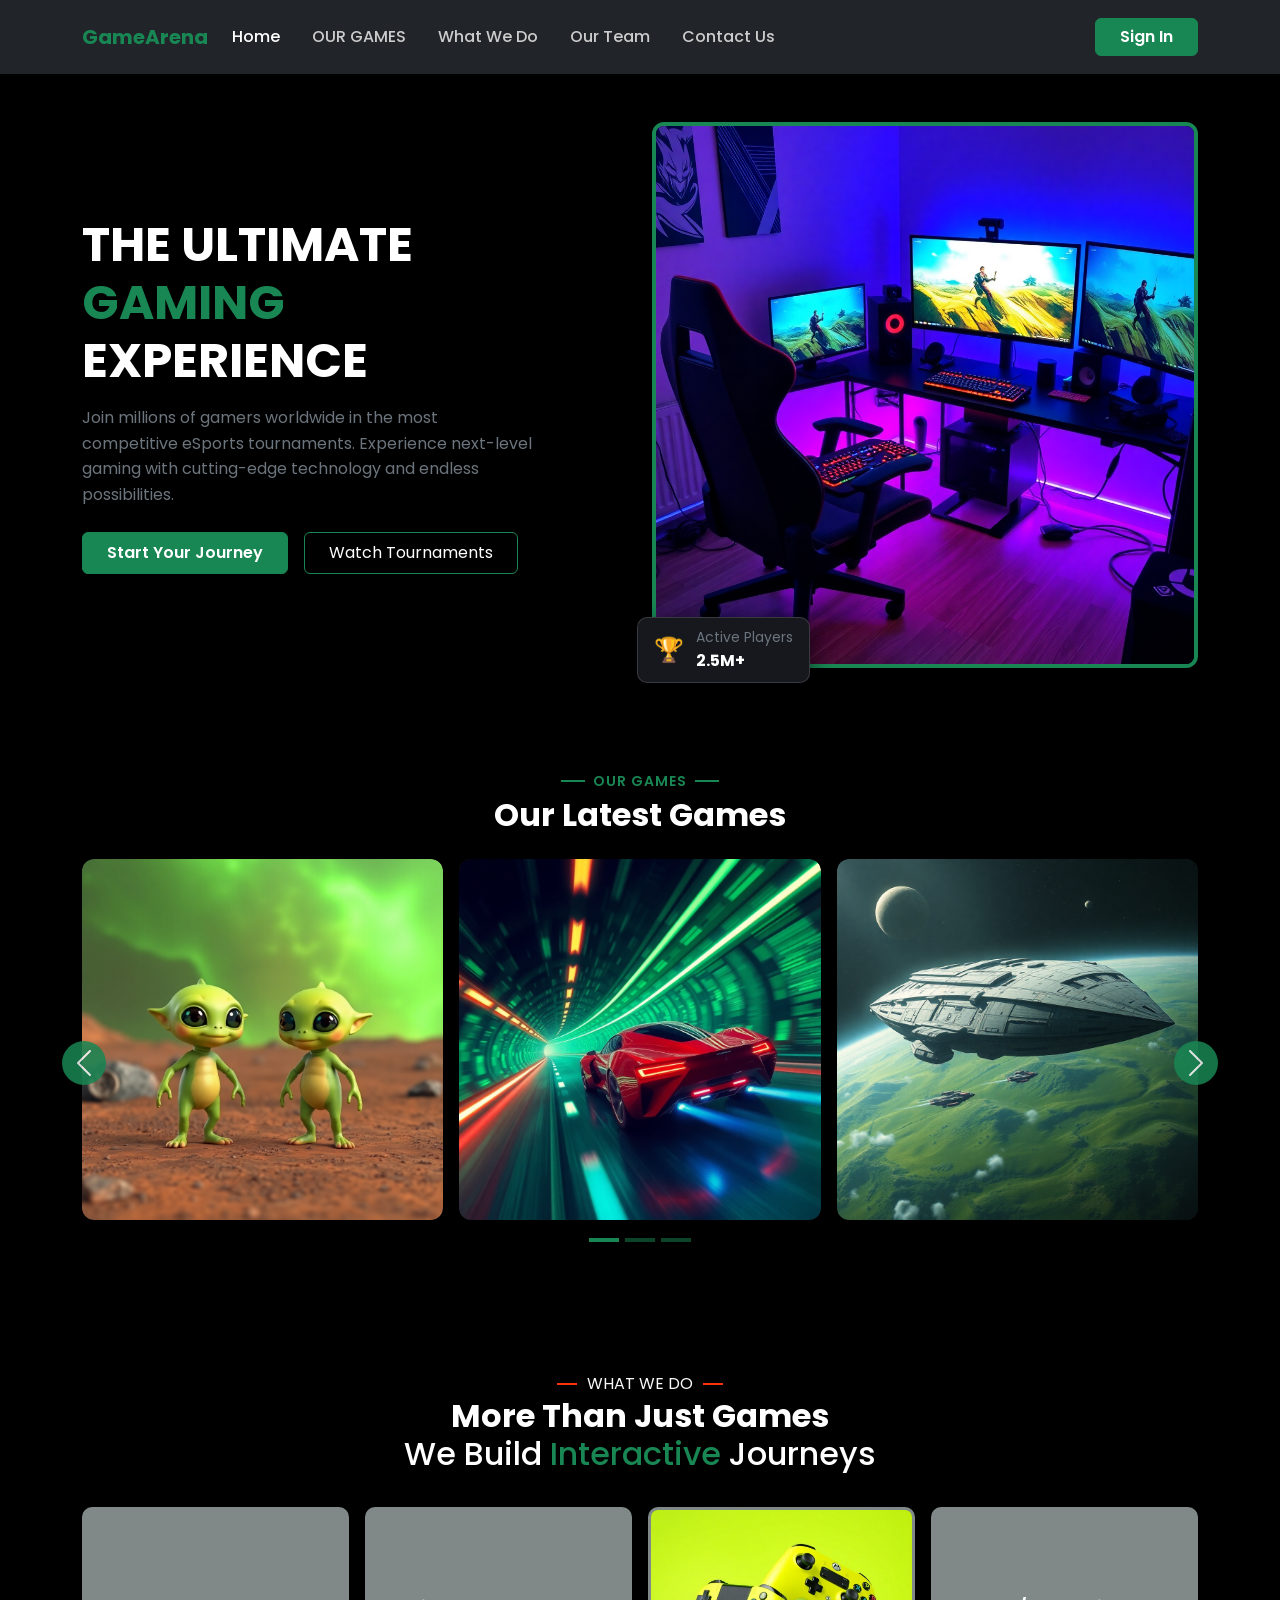
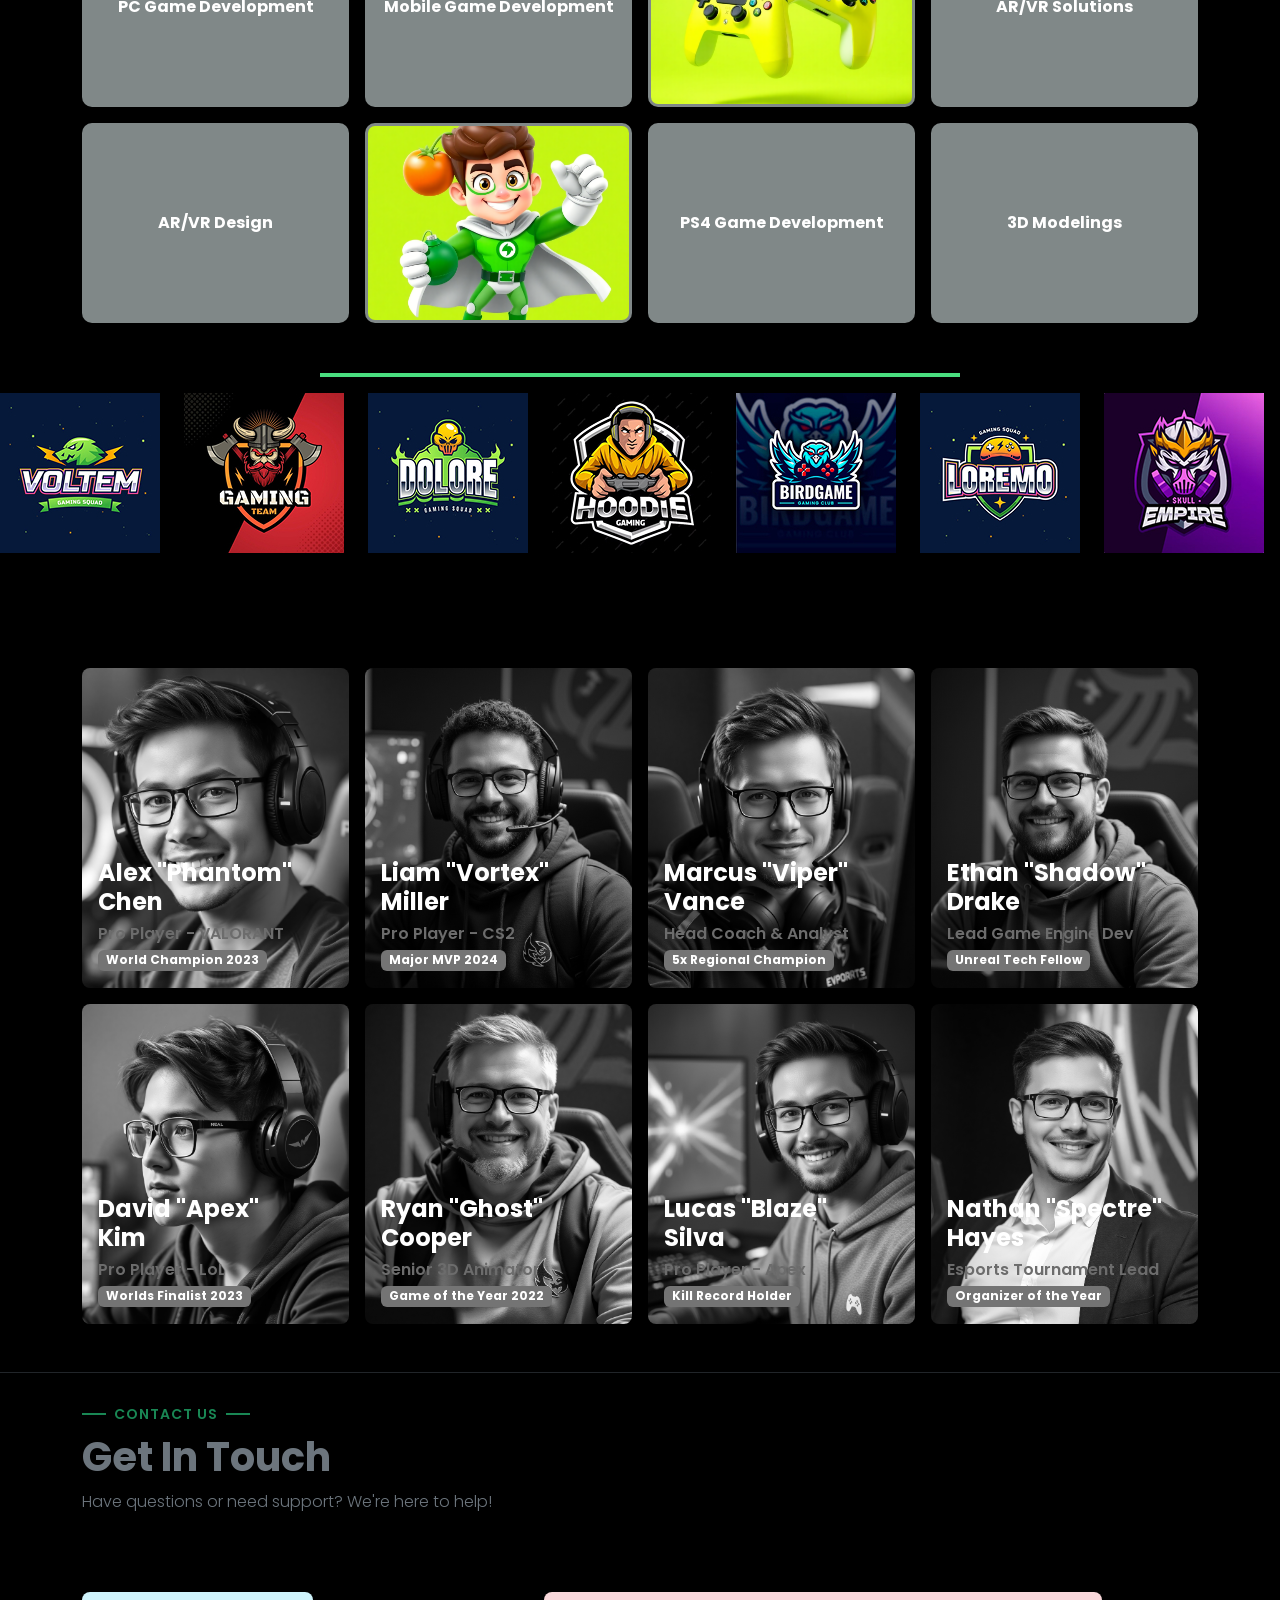
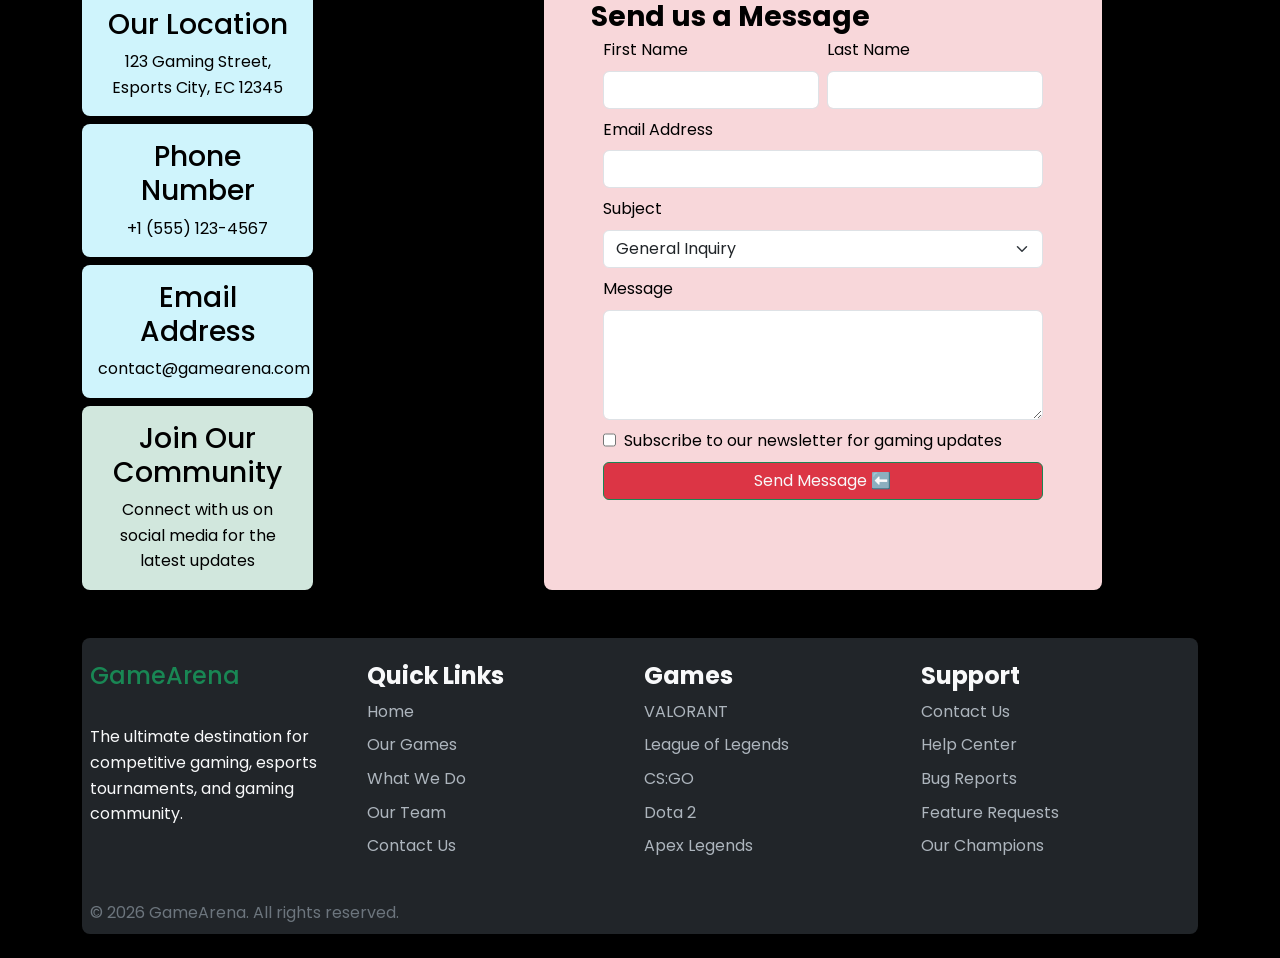
<file: Assigment number 6/index.html>
<!DOCTYPE html>
<html lang="en">

<head>
    <meta charset="UTF-8">
    <meta name="viewport" content="width=device-width, initial-scale=1.0">
    <title>GameArena</title>

    <!-- Google Fonts -->
    <link rel="preconnect" href="https://fonts.googleapis.com">
    <link rel="preconnect" href="https://fonts.gstatic.com" crossorigin>
    <link href="https://fonts.googleapis.com/css2?family=Poppins:wght@300;400;500;600;700;800&display=swap"
        rel="stylesheet">

    <!-- Font Awesome Icons -->
    <link rel="stylesheet" href="https://cdnjs.cloudflare.com/ajax/libs/font-awesome/6.5.1/css/all.min.css">

    <!-- Bootstrap 5 CSS -->
    <link href="https://cdn.jsdelivr.net/npm/bootstrap@5.3.3/dist/css/bootstrap.min.css" rel="stylesheet">

    <!-- Custom CSS -->
    <link rel="stylesheet" href="CSS/style.css">
</head>

<body class="bg-black text-white">

    <!-- Header / Navbar Section -->
    <header class="sticky-top">
        <nav class="navbar navbar-expand-lg bg-dark py-3" data-bs-theme="dark">
            <div class="container">
                <a class="navbar-brand fw-bold text-success" href="#">GameArena</a>
                <button class="navbar-toggler" type="button" data-bs-toggle="collapse"
                    data-bs-target="#navbarSupportedContent" aria-controls="navbarSupportedContent"
                    aria-expanded="false" aria-label="Toggle navigation">
                    <span class="navbar-toggler-icon"></span>
                </button>
                <div class="collapse navbar-collapse" id="navbarSupportedContent">
                    <ul class="navbar-nav me-auto mb-2 mb-lg-0 gap-3">
                        <li class="nav-item">
                            <a class="nav-link active" aria-current="page" href="#hero">Home</a>
                        </li>
                        <li class="nav-item">
                            <a class="nav-link" href="#Our_latest_games">OUR GAMES</a>
                        </li>
                        <li class="nav-item">
                            <a class="nav-link" href="#what_we_do">What We Do</a>
                        </li>
                        <li class="nav-item">
                            <a class="nav-link" href="#our_team">Our Team</a>
                        </li>
                        <li class="nav-item">
                            <a class="nav-link" href="#contact_us">Contact Us</a>
                        </li>
                    </ul>

                    <div class="d-flex">
                        <button class="btn btn-success fw-semibold px-4" type="button">Sign In</button>
                    </div>
                </div>
            </div>
        </nav>
    </header>

    <!-- Main Content -->
    <main>
        <!-- Hero Section -->
        <section class="py-5" id="hero">
            <div class="container">
                <div class="row justify-content-between align-items-center gy-4">
                    <!-- Left Hero Content -->
                    <div class="col-lg-5 col-md-6">
                        <h1 class="display-5 fw-bolder lh-tight mb-3">
                            THE ULTIMATE<br>
                            <span class="text-success">GAMING</span><br>
                            EXPERIENCE
                        </h1>
                        <p class="text-secondary mb-4">
                            Join millions of gamers worldwide in the most competitive eSports tournaments.
                            Experience next-level gaming with cutting-edge technology and endless possibilities.
                        </p>
                        <div class="d-flex gap-3">
                            <button class="btn btn-success fw-semibold px-4 py-2">Start Your Journey</button>
                            <button class="btn btn-outline-success text-white px-4 py-2">Watch Tournaments</button>
                        </div>
                    </div>

                    <!-- Right Hero Image -->
                    <div class="col-lg-6 col-md-6">
                        <div class="hero-img-box">
                            <img class="hero-photo" src="./imgs/hero-img.png" alt="Hero Game Character">
                            <div class="add-on">
                                <span class="badge-icon">🏆</span>
                                <div>
                                    <small class="text-secondary d-block">Active Players</small>
                                    <strong class="text-white">2.5M+</strong>
                                </div>
                            </div>
                        </div>
                    </div>
                </div>
            </div>
        </section>

        <!-- Our Games Carousel Section -->
        <section class="py-5" id="Our_latest_games">
            <div class="container">
                <div class="text-center mb-4">
                    <span class="intro">Our Games</span>
                    <h2 class="fw-bolder mt-1">Our Latest Games</h2>
                </div>

                <div id="gamesCarousel" class="carousel slide" data-bs-ride="carousel">
                    <!-- Indicators -->
                    <div class="carousel-indicators">
                        <button type="button" data-bs-target="#gamesCarousel" data-bs-slide-to="0" class="active"
                            aria-current="true" aria-label="Slide 1"></button>
                        <button type="button" data-bs-target="#gamesCarousel" data-bs-slide-to="1"
                            aria-label="Slide 2"></button>
                        <button type="button" data-bs-target="#gamesCarousel" data-bs-slide-to="2"
                            aria-label="Slide 3"></button>
                    </div>

                    <!-- Carousel Slides -->
                    <div class="carousel-inner pb-5">
                        <!-- Slide 1 -->
                        <div class="carousel-item active">
                            <div class="row g-3">
                                <div class="col-4">
                                    <div class="game-card">
                                        <div class="badges">
                                            <span class="badge">Adventure</span>
                                            <span class="badge">Multiplayer</span>
                                        </div>
                                        <img src="./imgs/latest-games-1.png" class="img-fluid w-100"
                                            alt="Alien Companions">
                                        <span class="title-for-game">Alien Companions</span>
                                    </div>
                                </div>
                                <div class="col-4">
                                    <div class="game-card">
                                        <div class="badges">
                                            <span class="badge">Racing</span>
                                            <span class="badge">Action</span>
                                        </div>
                                        <img src="./imgs/latest-games-2.png" class="img-fluid w-100"
                                            alt="Neon Velocity">
                                        <span class="title-for-game">Neon Velocity</span>
                                    </div>
                                </div>
                                <div class="col-4">
                                    <div class="game-card">
                                        <div class="badges">
                                            <span class="badge">Shooter</span>
                                            <span class="badge">Tactical</span>
                                        </div>
                                        <img src="./imgs/latest-games-3.png" class="img-fluid w-100"
                                            alt="Shadow Protocol">
                                        <span class="title-for-game">Shadow Protocol</span>
                                    </div>
                                </div>
                            </div>
                        </div>
                        <!-- Slide 2 -->
                        <div class="carousel-item">
                            <div class="row g-3">
                                <div class="col-4">
                                    <div class="game-card">
                                        <div class="badges">
                                            <span class="badge">RPG</span>
                                            <span class="badge">Open World</span>
                                        </div>
                                        <img src="./imgs/latest-games-4.png" class="img-fluid w-100"
                                            alt="Mythic Odyssey">
                                        <span class="title-for-game">Mythic Odyssey</span>
                                    </div>
                                </div>
                                <div class="col-4">
                                    <div class="game-card">
                                        <div class="badges">
                                            <span class="badge">Battle Royale</span>
                                            <span class="badge">Survival</span>
                                        </div>
                                        <img src="./imgs/latest-games-5.png" class="img-fluid w-100" alt="Apex Arena">
                                        <span class="title-for-game">Apex Arena</span>
                                    </div>
                                </div>
                                <div class="col-4">
                                    <div class="game-card">
                                        <div class="badges">
                                            <span class="badge">Fighting</span>
                                            <span class="badge">Combat</span>
                                        </div>
                                        <img src="./imgs/latest-games-6.png" class="img-fluid w-100" alt="Cyber Strike">
                                        <span class="title-for-game">Cyber Strike</span>
                                    </div>
                                </div>
                            </div>
                        </div>
                        <!-- Slide 3 -->
                        <div class="carousel-item">
                            <div class="row g-3">
                                <div class="col-4">
                                    <div class="game-card">
                                        <div class="badges">
                                            <span class="badge">Sci-Fi</span>
                                            <span class="badge">Horror</span>
                                        </div>
                                        <img src="./imgs/latest-games-7.png" class="img-fluid w-100"
                                            alt="Dark Frontier">
                                        <span class="title-for-game">Dark Frontier</span>
                                    </div>
                                </div>
                                <div class="col-4">
                                    <div class="game-card">
                                        <div class="badges">
                                            <span class="badge">Strategy</span>
                                            <span class="badge">Warfare</span>
                                        </div>
                                        <img src="./imgs/latest-games-8.png" class="img-fluid w-100" alt="Eternal War">
                                        <span class="title-for-game">Eternal War</span>
                                    </div>
                                </div>
                                <div class="col-4">
                                    <div class="game-card">
                                        <div class="badges">
                                            <span class="badge">Arcade</span>
                                            <span class="badge">Simulation</span>
                                        </div>
                                        <img src="./imgs/latest-games-9.png" class="img-fluid w-100"
                                            alt="Galactic Fleet">
                                        <span class="title-for-game">Galactic Fleet</span>
                                    </div>
                                </div>
                            </div>
                        </div>
                    </div>

                    <!-- Controls -->
                    <button class="carousel-control-prev" type="button" data-bs-target="#gamesCarousel"
                        data-bs-slide="prev">
                        <span class="carousel-control-prev-icon" aria-hidden="true"></span>
                        <span class="visually-hidden">Previous</span>
                    </button>
                    <button class="carousel-control-next" type="button" data-bs-target="#gamesCarousel"
                        data-bs-slide="next">
                        <span class="carousel-control-next-icon" aria-hidden="true"></span>
                        <span class="visually-hidden">Next</span>
                    </button>
                </div>
            </div>
        </section>

        <br>
        <br>
        <!-- Interactive Course -->
        <section id="what_we_do">
            <div class="text-center">
                <span class="text-light lines">WHAT WE DO</span>
                <h2> <span class="fw-bold">More Than Just Games</span>
                    <br>
                    We Build <span class="text-success">Interactive</span> Journeys
                </h2>
                <br>
                <div class="container">
                    <div class="row g-3">
                        <div class="col-3">
                            <div class="border-hover d-flex justify-content-center align-items-center">
                                <span class="fw-bold">PC Game Development</span>
                            </div>
                        </div>
                        <div class="col-3">
                            <div class="border-hover d-flex justify-content-center align-items-center">
                                <span class="fw-bold">Mobile Game Development</span>
                            </div>
                        </div>
                        <div class="col-3">
                            <div class="border-hover">
                                <img src="./imgs/what-we-do-1.png" alt="What We Do 1">
                            </div>
                        </div>
                        <div class="col-3">
                            <div class="border-hover d-flex justify-content-center align-items-center">
                                <span class="fw-bold">AR/VR Solutions</span>
                            </div>
                        </div>
                        <div class="col-3">
                            <div class="border-hover d-flex justify-content-center align-items-center">
                                <span class="fw-bold">AR/VR Design</span>
                            </div>
                        </div>
                        <div class="col-3">
                            <div class="border-hover">
                                <img src="./imgs/what-we-do-2.png" alt="What We Do 2">
                            </div>
                        </div>
                        <div class="col-3">
                            <div class="border-hover d-flex justify-content-center align-items-center">
                                <span class="fw-bold">PS4 Game Development</span>
                            </div>
                        </div>
                        <div class="col-3">
                            <div class="border-hover d-flex justify-content-center align-items-center">
                                <span class="fw-bold">3D Modelings</span>
                            </div>
                        </div>
                    </div>
                </div>
                <br>
                <div class="d-flex justify-content-center align-items-center mt-4">
                    <div class="line-1"></div>
                </div>
                <div class="overflow-hidden w-100 py-3 marquee-container">
                    <div class="marquee-track d-flex w-max">
                        <!-- First Logo Set
                        <div class="marquee-group d-flex align-items-center gap-4 pe-4">
                            <img src="./imgs/logo-1.jpg" class="img-fluid" alt="">
                            <img src="./imgs/logo-2.jpg" class="img-fluid" alt="">
                            <img src="./imgs/logo-3.jpg" class="img-fluid" alt="">
                            <img src="./imgs/logo-4.jpg" class="img-fluid" alt="">
                        </div> -->
                        <!-- Seamlessly Endless loop -->
                        <div class="marquee-group d-flex align-items-center gap-4 pe-4" aria-hidden="true">
                            <img src="./imgs/logo-1.jpg" class="img-fluid" alt="">
                            <img src="./imgs/logo-2.jpg" class="img-fluid" alt="">
                            <img src="./imgs/logo-3.jpg" class="img-fluid" alt="">

                            <img src="./imgs/logo-4.jpg" class="img-fluid" alt="">
                            <img src="./imgs/logo-5.jpg" class="img-fluid" alt="">
                            <img src="./imgs/logo-6.jpg" class="img-fluid" alt="">

                        </div>
                        <br>
                        <div class="marquee-group d-flex align-items-center gap-4 pe-4" aria-hidden="true">
                            <img src="./imgs/logo-7.jpg" class="img-fluid" alt="">
                            <img src="./imgs/logo-8.jpg" class="img-fluid" alt="">
                            <img src="./imgs/logo-9.jpg" class="img-fluid" alt="">
                            <img src="./imgs/logo-10.jpg" class="img-fluid" alt="">
                            <img src="./imgs/logo-11.jpg" class="img-fluid" alt="">
                            <img src="./imgs/logo-12.jpg" class="img-fluid" alt="">

                        </div>
                    </div>

                </div>
            </div>
        </section>
        <br>
        <br>
        <!-- Our Team -->
        <section class="py-5" id="our_team">
            <div class="container">
                <div class="row g-3">
                    <!-- Member 1 -->
                    <div class="col-lg-3 col-md-6">
                        <div class="card-1 rounded-3 d-flex flex-column justify-content-end p-3 text-start">
                            <img src="./imgs/avatar-1.png" alt="Alex Phantom Chen" class="card-bg">
                            <div class="card-text position-relative z-2">
                                <h4 class="fw-bold mb-1">Alex "Phantom" <br> Chen</h4>
                                <span class="text-success fw-semibold d-block">Pro Player - VALORANT</span>
                                <span class="badge bg-secondary mt-1">World Champion 2023</span>
                            </div>
                        </div>
                    </div>
                    <!-- Member 2 -->
                    <div class="col-lg-3 col-md-6">
                        <div class="card-1 rounded-3 d-flex flex-column justify-content-end p-3 text-start">
                            <img src="./imgs/avatar-2.png" alt="Liam Vortex Miller" class="card-bg">
                            <div class="card-text position-relative z-2">
                                <h4 class="fw-bold mb-1">Liam "Vortex" <br> Miller</h4>
                                <span class="text-success fw-semibold d-block">Pro Player - CS2</span>
                                <span class="badge bg-secondary mt-1">Major MVP 2024</span>
                            </div>
                        </div>
                    </div>
                    <!-- Member 3 -->
                    <div class="col-lg-3 col-md-6">
                        <div class="card-1 rounded-3 d-flex flex-column justify-content-end p-3 text-start">
                            <img src="./imgs/avatar-3.png" alt="Marcus Viper Vance" class="card-bg">
                            <div class="card-text position-relative z-2">
                                <h4 class="fw-bold mb-1">Marcus "Viper" <br> Vance</h4>
                                <span class="text-success fw-semibold d-block">Head Coach & Analyst</span>
                                <span class="badge bg-secondary mt-1">5x Regional Champion</span>
                            </div>
                        </div>
                    </div>
                    <!-- Member 4 -->
                    <div class="col-lg-3 col-md-6">
                        <div class="card-1 rounded-3 d-flex flex-column justify-content-end p-3 text-start">
                            <img src="./imgs/avatar-4.png" alt="Ethan Shadow Drake" class="card-bg">
                            <div class="card-text position-relative z-2">
                                <h4 class="fw-bold mb-1">Ethan "Shadow" <br> Drake</h4>
                                <span class="text-success fw-semibold d-block">Lead Game Engine Dev</span>
                                <span class="badge bg-secondary mt-1">Unreal Tech Fellow</span>
                            </div>
                        </div>
                    </div>
                    <!-- Member 5 -->
                    <div class="col-lg-3 col-md-6">
                        <div class="card-1 rounded-3 d-flex flex-column justify-content-end p-3 text-start">
                            <img src="./imgs/avatar-5.png" alt="David Apex Kim" class="card-bg">
                            <div class="card-text position-relative z-2">
                                <h4 class="fw-bold mb-1">David "Apex" <br> Kim</h4>
                                <span class="text-success fw-semibold d-block">Pro Player - LoL</span>
                                <span class="badge bg-secondary mt-1">Worlds Finalist 2023</span>
                            </div>
                        </div>
                    </div>
                    <!-- Member 6 -->
                    <div class="col-lg-3 col-md-6">
                        <div class="card-1 rounded-3 d-flex flex-column justify-content-end p-3 text-start">
                            <img src="./imgs/avatar-6.png" alt="Ryan Ghost Cooper" class="card-bg">
                            <div class="card-text position-relative z-2">
                                <h4 class="fw-bold mb-1">Ryan "Ghost" <br> Cooper</h4>
                                <span class="text-success fw-semibold d-block">Senior 3D Animator</span>
                                <span class="badge bg-secondary mt-1">Game of the Year 2022</span>
                            </div>
                        </div>
                    </div>
                    <!-- Member 7 -->
                    <div class="col-lg-3 col-md-6">
                        <div class="card-1 rounded-3 d-flex flex-column justify-content-end p-3 text-start">
                            <img src="./imgs/avatar-7.png" alt="Lucas Blaze Silva" class="card-bg">
                            <div class="card-text position-relative z-2">
                                <h4 class="fw-bold mb-1">Lucas "Blaze" <br> Silva</h4>
                                <span class="text-success fw-semibold d-block">Pro Player - Apex</span>
                                <span class="badge bg-secondary mt-1">Kill Record Holder</span>
                            </div>
                        </div>
                    </div>
                    <!-- Member 8 -->
                    <div class="col-lg-3 col-md-6">
                        <div class="card-1 rounded-3 d-flex flex-column justify-content-end p-3 text-start">
                            <img src="./imgs/avatar-8.png" alt="Nathan Spectre Hayes" class="card-bg">
                            <div class="card-text position-relative z-2">
                                <h4 class="fw-bold mb-1">Nathan "Spectre" <br> Hayes</h4>
                                <span class="text-success fw-semibold d-block">Esports Tournament Lead</span>
                                <span class="badge bg-secondary mt-1">Organizer of the Year</span>
                            </div>
                        </div>
                    </div>
                </div>
            </div>
        </section>

    </main>

    <!-- Footer Section -->
    <footer class="py-4 text-start text-secondary border-top border-dark" id="contact_us">
        <div class="container">
            <div class="justify-content-center">
                <span class="intro">CONTACT US</span>
                <br>
                <strong class="fs-1">Get In Touch</strong>
                <br>
                <span class="fw-light">Have questions or need support? We're here to help!</span>
            </div>
            <br>
            <br>
            <br>
            <div class="d-flex ">
                <div>
                    <div
                        class="text-center mb-2 justify-content-center text-black align-items-center w-50 bg-info-subtle p-3 rounded-3">
                        <h3>Our Location</h3>
                        <span>123 Gaming Street, Esports City, EC 12345

                        </span>
                    </div>
                    <div
                        class="text-center mb-2 justify-content-center text-black align-items-center w-50 bg-info-subtle p-3 rounded-3">
                        <h3>Phone Number</h3>
                        <span>
                            +1 (555) 123-4567

                        </span>
                    </div>
                    <div
                        class="text-center mb-2 justify-content-center text-black align-items-center w-50 bg-info-subtle p-3 rounded-3">
                        <h3>Email Address</h3>
                        <span>
                            contact@gamearena.com

                        </span>
                    </div>
                    <div
                        class="text-center justify-content-center text-black align-items-center w-50 bg-success-subtle p-3 rounded-3">
                        <h3>Join Our Community</h3>
                        <span>
                            Connect with us on social media for the latest updates
                        </span>

                    </div>
                </div>
                <div class="w-50 bg-danger-subtle rounded-3 text-black p-2">
                    <form>
                        <div class="container m-auto width-1">
                            <h3 class="fw-bold mb-1">Send us a Message</h3>
                            <div class="container">
                                <div class="row g-2">
                                    <div class="col-6">
                                        <label for="user_first_name" class="form-label">First Name</label>
                                        <input type="text" id="user_first_name" class="form-control">
                                    </div>
                                    <div class="col-6">
                                        <label for="user_last_name" class="form-label">Last Name</label>
                                        <input type="text" id="user_last_name" class="form-control">
                                    </div>
                                    <div class="col-12">
                                        <label for="user_email_address" class="form-label">Email Address</label>
                                        <input type="email" id="user_email_address" class="form-control">
                                    </div>
                                    <div class="col-12">
                                        <label for="user_subject" class="form-label">Subject</label>
                                        <select name="user_subject" id="user_subject" class="form-select">
                                            <option>General Inquiry</option>
                                            <option>Tournament Support</option>
                                            <option>Technical Issue</option>
                                            <option>Partnership</option>
                                        </select>
                                    </div>
                                    <div class="col-12">
                                        <label for="user_message" class="form-label">Message</label>
                                        <textarea name="user_message" id="user_message" class="form-control"
                                            rows="4"></textarea>
                                    </div>
                                    <div class="col-12 d-flex gap-2">
                                        <input type="checkbox" id="user_check_mark" class="form-check">
                                        <label for="user_check_mark" id="user_check_mark"> Subscribe to our newsletter
                                            for gaming updates</label>

                                    </div>
                                    <div class="col-12">
                                        <button class="btn btn-outline-success btn-danger text-light w-100 ">Send
                                            Message ⬅️</button>
                                    </div>
                                </div>
                            </div>
                        </div>
                    </form>
                </div>
            </div>
            <div class="container mt-5 pt-4 bg-dark rounded-3 p-2">
                <div class="row g-2  text-light">
                    <div class="col-3">
                        <h4 class="text-success"> GameArena</h4>
                        <br>
                        <p>The ultimate destination for competitive gaming, esports tournaments, and gaming community.
                        </p>
                    </div>
                    <div class="col-3 justify-content-center align-items-center">
                        <h4 class="fw-bold">Quick Links</h4>
                        <ul class="list-unstyled">
                            <li class="mb-2">
                                <a href="#hero" class="footer-link">Home</a>
                            </li>
                            <li class="mb-2">
                                <a href="#Our_latest_games" class="footer-link">Our Games</a>
                            </li>
                            <li class="mb-2">
                                <a href="#what_we_do" class="footer-link">What We Do</a>
                            </li>
                            <li class="mb-2">
                                <a href="#our_team" class="footer-link">Our Team</a>
                            </li>
                            <li class="mb-2">
                                <a href="#contact_us" class="footer-link">Contact Us</a>
                            </li>
                        </ul>
                    </div>
                    <div class="col-3 justify-content-center align-items-center">
                        <h4 class="fw-bold">Games</h4>
                        <ul class="list-unstyled">
                            <li class="mb-2">
                                <a href="#Our_latest_games" class="footer-link">VALORANT</a>
                            </li>
                            <li class="mb-2">
                                <a href="#Our_latest_games" class="footer-link">League of Legends</a>
                            </li>
                            <li class="mb-2">
                                <a href="#Our_latest_games" class="footer-link">CS:GO</a>
                            </li>
                            <li class="mb-2">
                                <a href="#Our_latest_games" class="footer-link">Dota 2</a>
                            </li>
                            <li class="mb-2">
                                <a href="#Our_latest_games" class="footer-link">Apex Legends</a>
                            </li>
                        </ul>
                    </div>
                    <div class="col-3 justify-content-center align-items-center">
                        <h4 class="fw-bold">Support</h4>
                        <ul class="list-unstyled">
                            <li class="mb-2">
                                <a href="#contact_us" class="footer-link">Contact Us</a>
                            </li>
                            <li class="mb-2">
                                <a href="#contact_us" class="footer-link">Help Center</a>
                            </li>
                            <li class="mb-2">
                                <a href="#contact_us" class="footer-link">Bug Reports</a>
                            </li>
                            <li class="mb-2">
                                <a href="#what_we_do" class="footer-link">Feature Requests</a>
                            </li>
                            <li class="mb-2">
                                <a href="#our_team" class="footer-link">Our Champions</a>
                            </li>
                        </ul>
                    </div>
                </div>
    <br>
      <p class="mb-0">&copy; 2026 GameArena. All rights reserved.</p>
            </div>
          
        </div>
    </footer>

    <!-- Bootstrap 5 JS Bundle -->
    <script src="https://cdn.jsdelivr.net/npm/bootstrap@5.3.3/dist/js/bootstrap.bundle.min.js"></script>
</body>

</html>
</file>
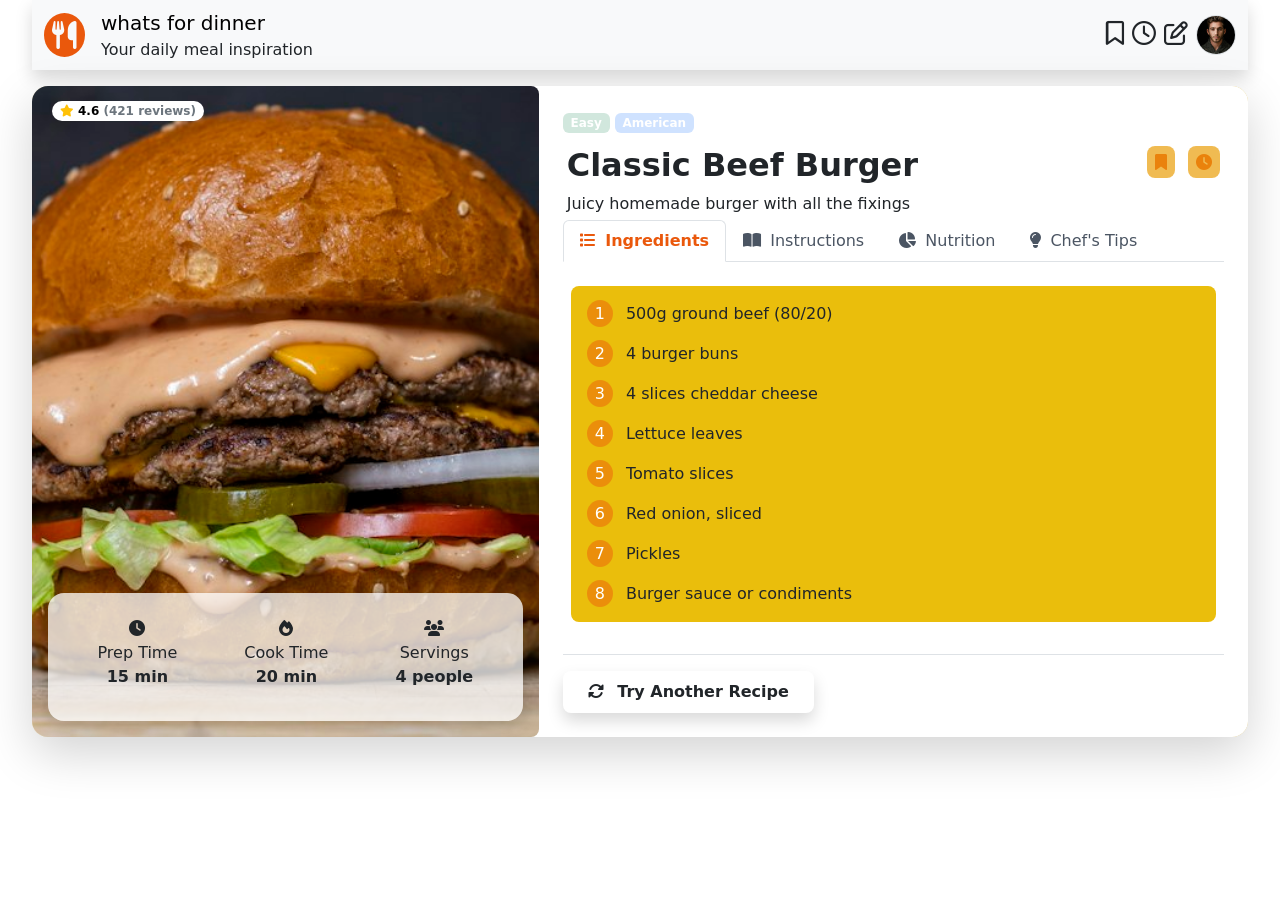
<file: Assigment number 8/index.html>
<!DOCTYPE html>
<html lang="en">

<head>
    <meta charset="UTF-8">
    <meta name="viewport" content="width=device-width, initial-scale=1.0">
    <!-- custom css -->
    <link rel="stylesheet" href="./CSS/style.css">
    <!-- bootstrap css -->
    <link rel="stylesheet" href="./CSS/bootstrap.min.css">
    <!-- 2. Font Awesome 6 Icons for food, stars, clocks, etc. -->
    <link rel="stylesheet" href="https://cdnjs.cloudflare.com/ajax/libs/font-awesome/6.5.1/css/all.min.css">

    <!-- Google Fonts: Poppins -->
    <link rel="preconnect" href="https://fonts.googleapis.com">
    <link rel="preconnect" href="https://fonts.gstatic.com" crossorigin>
    <link href="https://fonts.googleapis.com/css2?family=Poppins:wght@300;400;500;600;700;800&display=swap"
        rel="stylesheet">
    <title>Document</title>
</head>

<body class="sp-margin">
    <header>
        <nav class="navbar navbar-expand-lg navbar-light bg-light shadow ">
            <div class="container-fluid d-flex justify-content-between ">
                <div class="d-flex align-items-center gap-3 ">
                    <i class="fa-solid fa-utensils rounded-circle icon fs-3 p-2 text-light "></i>
                    <div>
                        <a class="navbar-brand" href="#">whats for dinner</a>
                        <br>
                        <span class="fw-light">Your daily meal inspiration</span>
                    </div>

                </div>

                <div class="collapse navbar-collapse" id="navbarSupportedContent">
                    <ul class="navbar-nav ms-auto mb-2 mb-lg-0 gap-2 d-flex align-items-center justify-content-center">
                        <li class="nav-item">
                            <i class="fa-regular fa-bookmark fs-4 "></i>
                        </li>
                        <li class="nav-item">
                            <i class="fa-regular fa-clock fs-4 "></i>
                        </li>
                        <li class="nav-item">
                            <i class="fa-regular fa-edit fs-4 "></i>
                        </li>
                        <li class="nav-item ">
                            <img src="./imgs/avatar-4.jpg" alt="" class="rounded-circle border border-1 icon-img-color">
                        </li>


                    </ul>

                </div>
            </div>
        </nav>
    </header>
    <main class="sp-color rounded-4">
        <!-- hero section -->
        <section class="mt-3">
            <div class="card border-0 shadow-lg overflow-hidden rounded-4">
                <div class="row g-0">
                    <!-- left side -->
                    <div class="col-lg-5 position-relative rounded-3 overflow-hidden">
                        <!-- image -->
                        <img id="recipeImage" src="./imgs/photo-1568901346375-23c9450c58cd.jpg" alt="Recipe Image"
                            class="w-100 h-100 object-fit-cover special-img ">
                        <!-- badge -->
                        <span class="badge pstion bg-white rounded-4 text-black ">
                            <i class="fa-solid fa-star text-warning"></i>
                            <span id="ratingAverage" class="fw-bold">4.6</span>
                            <span id="ratingQuantity" class="text-secondary">(421 reviews)</span>
                        </span>
                        <!-- prep time -->
                        <div
                            class="position-absolute d-flex justify-content-around bottom-0 start-0 end-0 m-3 p-3 bg-white bg-opacity-75 rounded-4 shadow text-center ">
                            <div class="justify-content-center p-2 mb-2 rounded-3 end-0">
                                <i class="fa-solid far fa-clock"></i>
                                <br>
                                <span class="fw-light">Prep Time</span>
                                <br>
                                <span class="fw-bold" id="prepTimeDisplay">15 min</span>
                            </div>

                            <div class="justify-content-center p-2 mb-2 rounded-3 end-0">
                                <i class="fa-solid far fas fa-fire"></i>
                                <br>
                                <span class="fw-light">Cook Time</span>
                                <br>
                                <span class="fw-bold" id="cookTimeDisplay">20 min</span>
                            </div>

                            <div class="justify-content-center p-2 mb-2 rounded-3 end-0">
                                <i class="fa-solid far fas fa-users"></i>
                                <br>
                                <span class="fw-light">Servings</span>
                                <br>
                                <span class="fw-bold" id="servingsDisplay">4 people</span>
                            </div>
                        </div>
                    </div>
                    <!-- right side -->
                    <div class="col-lg-7 p-4">
                        <div class="gap-2">
                            <span class="badge bg-success-subtle fw-bold" id="difficultyBadge">Easy</span>
                            <span class="badge bg-primary-subtle fw-bold" id="categoryBadge">American</span>
                        </div>
                        <div class="mt-2 d-flex justify-content-between p-1">
                            <div>
                                <h2 class="fw-bold" id="recipeName">Classic Beef Burger</h2>
                                <span id="recipeDescription">Juicy homemade burger with all the fixings</span>
                            </div>
                            <div class="gap-3">
                                <a href="#"> <i class="fa-solid far fa-bookmark me-2 orng rounded-3 p-2"></i></a>
                                <a href="#"> <i class="fa-solid far far fa-clock orng rounded-3 p-2"></i></a>

                            </div>

                        </div>

                        <!-- Extended Preparation Time Alert -->
                        <div id="timeWarningAlert" class="alert alert-danger d-flex align-items-center gap-3 rounded-3 d-none my-3" role="alert">
                            <i class="fa-solid fa-triangle-exclamation fs-4"></i>
                            <div>
                                <div class="fw-bold">Extended Preparation Time</div>
                                <div class="small">This recipe takes more than 45 minutes to prepare. Plan accordingly!</div>
                            </div>
                        </div>
                        <!-- Bootstrap nav-tabs -->
                        <ul class="nav nav-tabs" id="myTab" role="tablist">
                            <li class="nav-item" role="presentation">
                                <button class="nav-link active" id="ingredients-tab" data-bs-toggle="tab"
                                    data-bs-target="#ingredients-tab-pane" type="button" role="tab"
                                    aria-controls="ingredients-tab-pane" aria-selected="true">
                                    <i class="fa-solid fa-list me-1"></i> Ingredients
                                </button>
                            </li>
                            <li class="nav-item" role="presentation">
                                <button class="nav-link" id="instructions-tab" data-bs-toggle="tab"
                                    data-bs-target="#instructions-tab-pane" type="button" role="tab"
                                    aria-controls="instructions-tab-pane" aria-selected="false">
                                    <i class="fa-solid fa-book-open me-1"></i> Instructions
                                </button>
                            </li>
                            <li class="nav-item" role="presentation">
                                <button class="nav-link" id="nutrition-tab" data-bs-toggle="tab"
                                    data-bs-target="#nutrition-tab-pane" type="button" role="tab"
                                    aria-controls="nutrition-tab-pane" aria-selected="false">
                                    <i class="fa-solid fa-chart-pie me-1"></i> Nutrition
                                </button>
                            </li>
                            <li class="nav-item" role="presentation">
                                <button class="nav-link" id="tips-tab" data-bs-toggle="tab"
                                    data-bs-target="#tips-tab-pane" type="button" role="tab"
                                    aria-controls="tips-tab-pane" aria-selected="false">
                                    <i class="fa-solid fa-lightbulb me-1"></i> Chef's Tips
                                </button>
                            </li>
                        </ul>

                        <!-- Tab Panes Content -->
                        <div class="tab-content pt-3" id="myTabContent">
                            <div class="tab-pane fade show active" id="ingredients-tab-pane" role="tabpanel"
                                aria-labelledby="ingredients-tab" tabindex="0">

                                <!-- FILL INGREDIENTS HERE -->
                                <div class="p-2">
                                    <div id="ingredientsListContainer" class="orng-bg-subtle p-3 rounded-3 d-flex flex-column gap-3">
                                        <div>
                                            <span> <span class="px-2 py-1 rounded-circle orng-bg me-2">1</span> 500g
                                                ground beef (80/20)</span>
                                        </div>
                                        <div>
                                            <span> <span class="px-2 py-1 rounded-circle orng-bg me-2">2</span> 4 burger
                                                buns</span>
                                        </div>
                                        <div>
                                            <span> <span class="px-2 py-1 rounded-circle orng-bg me-2">3</span> 4 slices
                                                cheddar cheese</span>
                                        </div>
                                        <div>
                                            <span> <span class="px-2 py-1 rounded-circle orng-bg me-2">4</span> Lettuce
                                                leaves</span>
                                        </div>
                                        <div>
                                            <span> <span class="px-2 py-1 rounded-circle orng-bg me-2">5</span> Tomato
                                                slices</span>
                                        </div>
                                        <div>
                                            <span> <span class="px-2 py-1 rounded-circle orng-bg me-2">6</span> Red
                                                onion, sliced</span>
                                        </div>
                                        <div>
                                            <span> <span class="px-2 py-1 rounded-circle orng-bg me-2">7</span>
                                                Pickles</span>
                                        </div>
                                        <div>
                                            <span> <span class="px-2 py-1 rounded-circle orng-bg me-2">8</span> Burger
                                                sauce or condiments</span>
                                        </div>
                                    </div>
                                </div>






                            </div>
                            <div class="tab-pane fade" id="instructions-tab-pane" role="tabpanel"
                                aria-labelledby="instructions-tab" tabindex="0">

                                <!-- FILL INSTRUCTIONS HERE -->
                                <div id="instructionsListContainer" class="p-2 d-flex flex-column gap-3">
                                    <div>
                                        <span class="d-flex align-items-center"><span
                                                class="px-2 py-1 rounded-circle orng-bg me-2">1</span>Divide
                                            ground beef into 4 equal portions. Form into patties, making a small indent
                                            in the center.</span>
                                    </div>
                                    <div>
                                        <span class="d-flex align-items-center"><span
                                                class="px-2 py-1  rounded-circle mb-1 orng-bg me-2">2</span>Season
                                            patties generously
                                            with salt and pepper on both sides.</span>
                                    </div>
                                    <div>
                                        <span class="d-flex align-items-center"><span
                                                class="px-2 py-1  rounded-circle mb-1 orng-bg me-2">3</span>Heat a grill
                                            or skillet over
                                            high heat. Cook patties for 4-5 minutes per side for medium.</span>
                                    </div>
                                    <div>
                                        <span class="d-flex align-items-center"><span
                                                class="px-2 py-1  rounded-circle mb-1 orng-bg me-2">4</span>Add cheese
                                            slices in the
                                            last minute of cooking and cover to melt.</span>
                                    </div>
                                    <div>
                                        <span class="d-flex align-items-center"><span
                                                class="px-2 py-1  rounded-circle mb-1 orng-bg me-2">5</span>Toast burger
                                            buns lightly on
                                            the grill or in a pan.</span>
                                    </div>
                                    <div>
                                        <span class="d-flex align-items-center"><span
                                                class="px-2 py-1  rounded-circle mb-1 orng-bg me-2">6</span>Assemble
                                            burgers with
                                            lettuce, tomato, onion, pickles, and your favorite sauce.</span>
                                    </div>
                                </div>


                            </div>
                            <div class="tab-pane fade" id="nutrition-tab-pane" role="tabpanel"
                                aria-labelledby="nutrition-tab" tabindex="0">


                                <!-- FILL NUTRITION HERE -->
                                <div class="container">
                                    <div id="nutritionCardsContainer" class="row g-2">

                                        <div class="col-6 p-2 d-flex justify-content-between align-items-center">
                                            <div class="gap-2">
                                                <i
                                                    class="p-3 orng-bg-subtle rounded-2 fa-solid fas fas fa-fire text-danger bg-opacity-25 me-2"></i>
                                                <span>Calories</span>
                                            </div>
                                            <div>
                                                <span class="fw-bold fs-5">650 kcal</span>
                                            </div>
                                        </div>

                                        <div class="col-6 p-2 d-flex justify-content-between align-items-center">
                                            <div class="gap-2">
                                                <i
                                                    class="p-3 bg-primary-subtle fa-solid fas fa-dumbbell rounded-2 me-2"></i>
                                                <span>Protein</span>
                                            </div>
                                            <div>
                                                <span class="fw-bold fs-5">38g</span>
                                            </div>
                                        </div>

                                        <div class="col-6 p-2 d-flex justify-content-between align-items-center">
                                            <div class="gap-2">
                                                <i
                                                    class="p-3 orng-bg-subtle fa-solid fas fas fa-bread-slice rounded-2 me-2"></i>
                                                <span>Carbohydrates</span>
                                            </div>
                                            <div>
                                                <span class="fw-bold fs-5">42g</span>
                                            </div>
                                        </div>

                                        <div class="col-6 p-2 d-flex justify-content-between align-items-center">
                                            <div class="gap-2">
                                                <i
                                                    class="p-3 orng-bg-subtle fa-solid fas fa-water text-danger rounded-2 me-2"></i>
                                                <span>Fat</span>
                                            </div>
                                            <div>
                                                <span class="fw-bold fs-5">35g</span>
                                            </div>
                                        </div>

                                        <div class="col-6 p-2 d-flex justify-content-between align-items-center">
                                            <div class="gap-2">
                                                <i
                                                    class="p-3 bg-success-subtle fa-solid fas fa-leaf text-success rounded-2 me-2"></i>
                                                <span>Fiber</span>
                                            </div>
                                            <div>
                                                <span class="fw-bold fs-5">2g</span>
                                            </div>
                                        </div>

                                        <div class="col-6 p-2 d-flex justify-content-between align-items-center">
                                            <div class="gap-2">
                                                <i
                                                    class="p-3 bg-danger-subtle text-danger fa-solid fas fas fa-cube rounded-2 me-2"></i>
                                                <span>Sodium</span>
                                            </div>
                                            <div>
                                                <span class="fw-bold fs-5">920mg</span>
                                            </div>
                                        </div>

                                    </div>
                                </div>
                            </div>
                        <div class="tab-pane fade" id="tips-tab-pane" role="tabpanel" aria-labelledby="tips-tab"
                            tabindex="0">

                            <!-- FILL CHEF'S TIPS HERE -->
                            <div id="tipsListContainer" class="p-3 d-flex flex-column gap-3">

                                <div class="orng-bg rounded-3">
                                    <div class="rounded-3 p-3 bg-warning-subtle size align-items-center d-flex">
                                        <span><i class="fa-solid fas fas fa-check p-2 rounded-circle orng-bg"></i>
                                            <span>Don't press down on burgers while cooking - keeps them
                                                juicy</span></span>
                                    </div>
                                </div>

                                <div class="orng-bg rounded-3">
                                    <div class="rounded-3 p-3 bg-warning-subtle size align-items-center d-flex">
                                        <span><i class="fa-solid fas fas fa-check p-2 rounded-circle orng-bg"></i>
                                            <span>Make indent in center to prevent burger from puffing up</span></span>
                                    </div>
                                </div>

                                <div class="orng-bg rounded-3">
                                    <div class="rounded-3 p-3 bg-warning-subtle size align-items-center d-flex">
                                        <span><i class="fa-solid fas fas fa-check p-2 rounded-circle orng-bg"></i>
                                            <span>Let patties rest for 2-3 minutes before serving</span></span>
                                    </div>
                                </div>

                                <div class="orng-bg rounded-3">
                                    <div class="rounded-3 p-3 bg-warning-subtle size align-items-center d-flex">
                                        <span><i class="fa-solid fas fas fa-check p-2 rounded-circle orng-bg"></i>
                                            <span>Toast buns for better texture and flavor</span></span>
                                    </div>
                                </div>

                            </div>
                        </div>
                        </div>

                        <!-- Try Another Recipe Button -->
                        <div class="pt-3 mt-4 border-top">
                            <button id="tryAnotherRecipeBtn" class="btn shadow orng-bg fw-bold px-4 py-2 rounded-3 orng-bg">
                                <i class="fa-solid fa-rotate me-2"></i> Try Another Recipe
                            </button>
                        </div>
                    </div>
                </div>
            </div>

        </section>
    </main>

    <script src="./JS/bootstrap.bundle.min.js"></script>
    <script src="./JS/main.js"></script>

</body>

</html>
</file>
<file: Assigment number 6/CSS/style.css>
/* ==========================================================================
   1. Global Settings & Resets
   ========================================================================== */
*,
*::before,
*::after {
    margin: 0;
    padding: 0;
    box-sizing: border-box;
}

html {
    scroll-behavior: smooth;
}

body {
    font-family: 'Poppins', sans-serif;
    line-height: 1.6;
    background-color: #0b0c10;
    color: #fff;
    min-height: 100vh;
    overflow-x: hidden;
}

/* ==========================================================================
   2. Navbar Styling
   ========================================================================== */
.navbar-nav .nav-link {
    color: #ccc;
    font-weight: 500;
    transition: color 0.3s ease;
}

/* All links turn green on hover */
.navbar-nav .nav-link:hover {
    color: #198754 !important;
}

/* Keep the active page (Home) white when hovered */
.navbar-nav .nav-link.active,
.navbar-nav .nav-link.active:hover {
    color: #fff !important;
}

/* ==========================================================================
   3. Hero Section
   ========================================================================== */
.hero-img-box {
    position: relative;
    width: 100%;
}

.hero-photo {
    width: 100%;
    border-radius: 12px;
    border: 4px solid #198754;
    display: block;
    object-fit: cover;
}

/* Floating "Active Players" Badge */
.add-on {
    position: absolute;
    bottom: -15px;
    left: -15px;
    background-color: #16181e;
    border: 1px solid rgba(255, 255, 255, 0.15);
    border-radius: 10px;
    padding: 8px 16px;
    display: flex;
    align-items: center;
    gap: 12px;
    box-shadow: 0 8px 24px rgba(0, 0, 0, 0.6);
}

.badge-icon {
    font-size: 1.5rem;
}

/* ==========================================================================
   4. Section Titles ("Our Games")
   ========================================================================== */
.intro {
    display: inline-flex;
    align-items: center;
    gap: 8px;
    color: #198754;
    font-weight: 600;
    font-size: 0.875rem;
    letter-spacing: 1px;
    text-transform: uppercase;
}

.intro::before,
.intro::after {
    content: "";
    width: 24px;
    height: 2px;
    background-color: #198754;
    display: inline-block;
}
.width-1{
    width: 90%;
}
/* ==========================================================================
   5. Carousel & Game Cards
   ========================================================================== */
.carousel-item {
    transition: transform 0.6s ease-in-out;
}

.game-card {
    position: relative;
    border-radius: 12px;
    overflow: hidden;
    cursor: pointer;
    background-color: #16181e;
    transition: transform 0.35s cubic-bezier(0.25, 1, 0.5, 1);
}

.game-card img {
    width: 100%;
    height: 100%;
    object-fit: cover;
    display: block;
    border-radius: 12px;
    transition: transform 0.5s cubic-bezier(0.25, 1, 0.5, 1);
}

.game-card:hover {
    transform: translateY(-4px);
}

.lines {
    display: inline-flex;
    align-items: center;
    gap: 10px;
    /* Spacing between the text and the lines */
}

.border-hover {
    height: 200px;
    border: 3px solid transparent;
    border-radius: 10px;

    background-color: rgba(240, 255, 255, 0.532);
    overflow: hidden;
    transition: 0.3s ease;
}

.border-hover img {
    width: 100%;
}

.w-max {
    width: max-content;
}

.marquee-track {
    animation: marquee-scroll 20s linear infinite;
}

@keyframes marquee-scroll {
    0% {
        transform: translateY(0);
    }

    100% {
        transform: translateX(-50%)
    }
}

.card-1 {
    position: relative;
    overflow: hidden;
    filter: grayscale(100%);
    transition: 0.3s ease;
    border-radius: 10px;
    width: 100%;
    max-width: 400px;
    height: 320px;
}

.card-bg {
    position: absolute;
    z-index: 1;
    top: 0;
    left: 0;
    width: 100%;
    height: 100%;
    object-fit: cover;
}

.card-1 .card-text {
    position: relative;
    z-index: 2;
}

.card-1:hover {
    filter: grayscale(0%);
}

.line-1 {
    width: 50%;
    height: 4px;
    background-color: #4ade80;
}

.border-hover:hover {
    background-color: #4ade80;
    border-color: #4ade80;
}

.border-hover img {
    width: 100%;
    height: 100%;
    object-fit: cover;
    display: block;
}

.lines::after,
.lines::before {
    content: "";
    width: 20px;
    height: 2px;
    display: inline-block;
    background-color: #fc330b;
}

.game-card:hover img {
    transform: scale(1.05);
}

/* 10px light green inset shadow from all sides on hover */
.game-card::after {
    content: "";
    position: absolute;
    top: 0;
    left: 0;
    right: 0;
    bottom: 0;
    border-radius: inherit;
    box-shadow: inset 0 0 10px 3px #4ade80;
    border: 1px solid rgba(74, 222, 128, 0.65);
    opacity: 0;
    pointer-events: none;
    transition: opacity 0.35s ease;
    z-index: 4;
}

.game-card:hover::after {
    opacity: 1;
}

/* Badges: hidden (opacity: 0) by default, smoothly appear on hover */
.badges {
    display: flex;
    justify-content: space-between;
    align-items: center;
    position: absolute;
    top: 12px;
    left: 12px;
    right: 12px;
    z-index: 3;
    pointer-events: none;
    opacity: 0;
    transform: translateY(-6px);
    transition: opacity 0.35s ease, transform 0.35s ease;
}

.badges .badge {
    background-color: rgba(11, 12, 16, 0.75) !important;
    backdrop-filter: blur(6px);
    -webkit-backdrop-filter: blur(6px);
    color: #ffffff !important;
    border: 1px solid rgba(255, 255, 255, 0.18);
    border-radius: 6px;
    font-size: 0.72rem;
    font-weight: 500;
    padding: 5px 10px;
    letter-spacing: 0.4px;
}

/* Game Title: hidden (opacity: 0) by default, smoothly appear on hover */
.title-for-game {
    position: absolute;
    bottom: 0;
    left: 0;
    right: 0;
    padding: 28px 14px 12px;
    background: linear-gradient(to top, rgba(11, 12, 16, 0.9) 0%, rgba(11, 12, 16, 0) 100%);
    color: #ffffff;
    font-weight: 700;
    font-size: 0.95rem;
    letter-spacing: 0.3px;
    z-index: 3;
    pointer-events: none;
    opacity: 0;
    transform: translateY(6px);
    transition: opacity 0.35s ease, transform 0.35s ease;
}

/* Hover trigger for badges & titles */
.game-card:hover .badges,
.game-card:hover .title-for-game {
    opacity: 1;
    transform: translateY(0);
}

/* Prominent circular controls & indicators */
.carousel-control-prev,
.carousel-control-next {
    width: 44px;
    height: 44px;
    background-color: #198754;
    border-radius: 50%;
    top: 50%;
    transform: translateY(-50%);
    opacity: 0.85;
    transition: all 0.3s ease;
}

.carousel-control-prev {
    left: -20px;
}

.carousel-control-next {
    right: -20px;
}

.carousel-control-prev:hover,
.carousel-control-next:hover {
    background-color: #157347;
    opacity: 1;
    transform: translateY(-50%) scale(1.1);
}

.carousel-indicators [data-bs-target] {
    background-color: #198754;
    height: 4px;
    border-radius: 2px;
}

/* ==========================================================================
   Footer Links
   ========================================================================== */
.footer-link {
    color: #adb5bd; /* subtle text color */
    text-decoration: none;
    transition: color 0.25s ease;
    display: inline-block;
}

.footer-link:hover {
    color: #198754 !important; /* turns text-success on hover */
}
</file>
<file: Assigment number 8/CSS/style.css>
.icon {
background-color: #ea580c;
}
.icon-img-color{
    border-color: #ea580c;
}
.nav-item img{
width: 40px;
height: 40px;
}
/* .nav-item:hover i {
color: #ea580c;
} */
.sp-color{
    background-color: rgba(235, 202, 96, 0.872);
}   
.sp-margin{
    margin: auto;
    width: 95%;
}
.special-img{
      transform: scale(1.25); /* Adjust zoom: 1.1 = 10% zoom, 1.25 = 25% zoom, 1.5 = 50% zoom */
    transform-origin: center center;
}
.pstion{
    position: absolute;
    top: 15px;
    left: 20px;
}
.orng{
    background-color:#eaa00cb5;
    color: #ea820c;

}
  .orng-bg-subtle{
      background-color:#eabe0c;
  }
  .orng-bg{
      background-color:#ea8a0ceb;
  }
.orng-text{
     color: #ea820c;
}
.fw-text-hover{
    font-weight: lighter;
    transition: font-weight 0.2s ease;
}
.fw-text-hover:hover{
    font-weight: 400;
}
.line{
    position: relative;
}
.line::after,
.line::before{
    content: '';
    position: absolute;
    bottom: -20px;
    left: 50%;
    transform: translateX(-50%);
    width: 95px;
    height: 2px;
    background-color: #ea820c;
}

/* Custom tabs styling */
.nav-tabs .nav-link {
    color: #4b5563;
}
.nav-tabs .nav-link:hover {
    color: #ea580c;
}
.nav-tabs .nav-link.active {
    color: #ea580c !important;
    font-weight: 600;
}

.size{
    width: 99%;
    margin-left: 1%;
}
</file>
